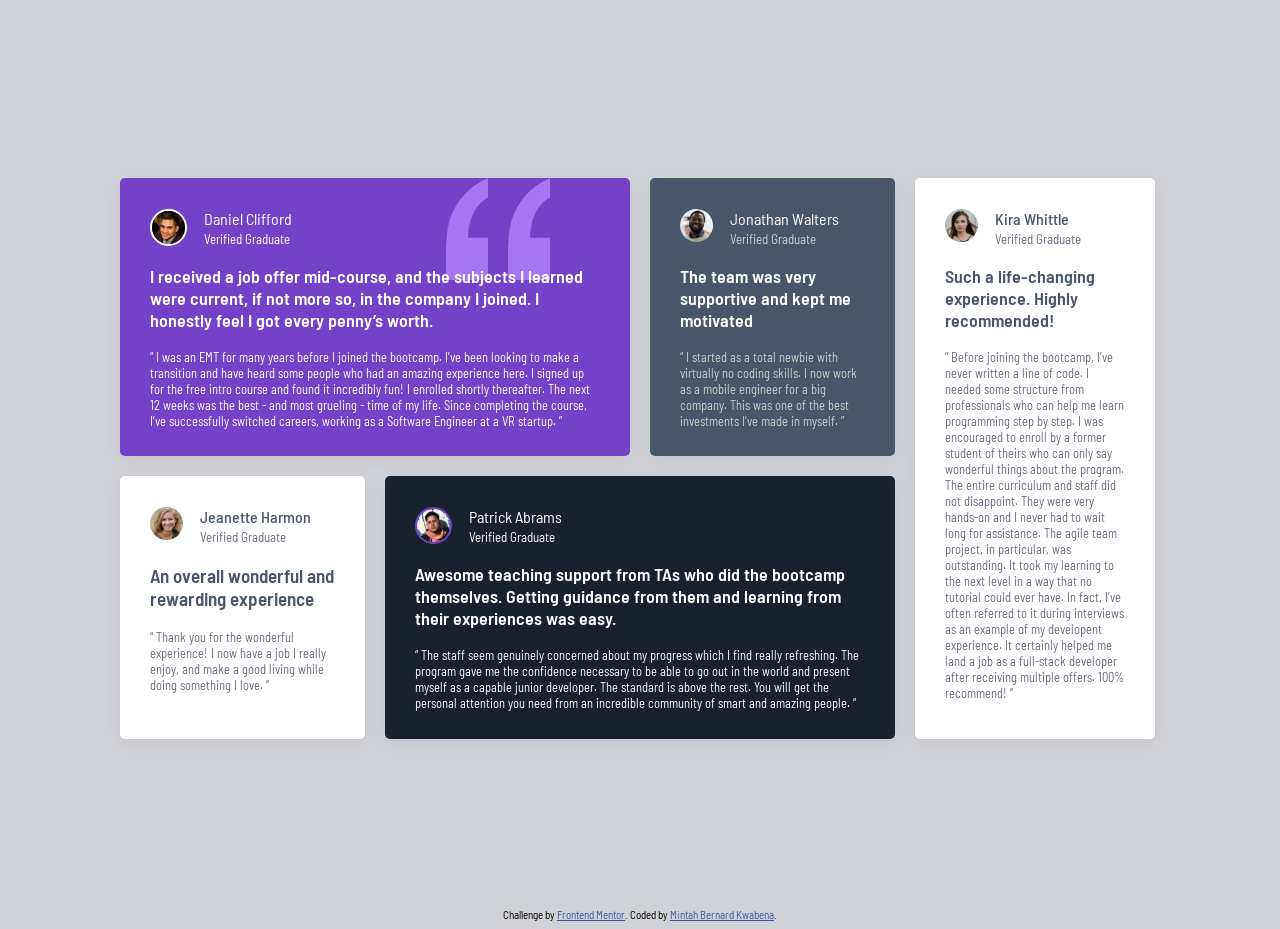
<file: index.html>
<!doctype html>
<html lang="en">

<head>
  <meta charset="UTF-8" />
  <meta name="viewport" content="width=device-width, initial-scale=1.0" />
  <!-- displays site properly based on user's device -->

  <link rel="icon" type="image/png" sizes="32x32" href="./images/favicon-32x32.png" />
  <link rel="stylesheet" href="./testimonial.css" />
  <link rel="preconnect" href="https://fonts.googleapis.com" />
  <link rel="preconnect" href="https://fonts.gstatic.com" crossorigin />
  <link
    href="https://fonts.googleapis.com/css2?family=Barlow+Semi+Condensed:ital,wght@0,100;0,200;0,300;0,400;0,500;0,600;0,700;0,800;0,900;1,100;1,200;1,300;1,400;1,500;1,600;1,700;1,800;1,900&display=swap"
    rel="stylesheet" />

  <title>Frontend Mentor | Testimonials-grid-section-main</title>
</head>

<body>
  <div class="container">
    <div class="grid">
      <div class="card Daniel">
        <img class="card-img" src="./images/bg-pattern-quotation.svg" alt="this is an bg-pattern-quotation svg image">
        <p class="author">
          <img class="image n1" src="./images/image-daniel.jpg" alt="Image of Daniel Clifford" />
        <p class="float">
          <span class="name">Daniel Clifford</span><br>
          <span class="status">Verified Graduate</span>
        </p>
        </p>
        <p class="bold">
          I received a job offer mid-course, and the subjects I learned were
          current, if not more so, in the company I joined. I honestly feel I
          got every penny’s worth.
        </p>

        <p class="small-text">
          “ I was an EMT for many years before I joined the bootcamp. I’ve been
          looking to make a transition and have heard some people who had an
          amazing experience here. I signed up for the free intro course and
          found it incredibly fun! I enrolled shortly thereafter. The next 12
          weeks was the best - and most grueling - time of my life. Since
          completing the course, I’ve successfully switched careers, working as
          a Software Engineer at a VR startup. ”
        </p>
      </div>

      <div class="card Jonathan">
        <p class="author">
          <img class="image n2" src="./images/image-jonathan.jpg" alt="Image of Jonathan Walters" />
        <p class="float">
          <span class="name">Jonathan Walters</span><br>
          <span class="status">Verified Graduate</span>
        </p>
        </p>

        <p class="bold">The team was very supportive and kept me motivated</p>

        <p class="small-text">
          “ I started as a total newbie with virtually no coding skills. I now
          work as a mobile engineer for a big company. This was one of the best
          investments I’ve made in myself. ”
        </p>
      </div>

      <div class="card Jeanette">
        <p class="author">
          <img class="image n3" src="./images/image-jeanette.jpg" alt="Image of Jeanette Harmon" />
        <p class="float">
          <span class="name">Jeanette Harmon</span><br>
          <span class="status">Verified Graduate</span>
        </p>

        </p>

        <p class="bold">An overall wonderful and rewarding experience</p>

        <p class="small-text">
          “ Thank you for the wonderful experience! I now have a job I really
          enjoy, and make a good living while doing something I love. ”
        </p>
      </div>

      <div class="card Patrick">
        <p class="author">
          <img class="image n4" src="./images/image-patrick.jpg" alt="Image of Patrick Abrams" />
        <p class="float">
          <span class="name">Patrick Abrams</span><br>
          <span class="status">Verified Graduate</span>
        </p>

        </p>

        <p class="bold">
          Awesome teaching support from TAs who did the bootcamp themselves.
          Getting guidance from them and learning from their experiences was
          easy.
        </p>

        <p class="small-text">
          “ The staff seem genuinely concerned about my progress which I find
          really refreshing. The program gave me the confidence necessary to be
          able to go out in the world and present myself as a capable junior
          developer. The standard is above the rest. You will get the personal
          attention you need from an incredible community of smart and amazing
          people. ”
        </p>
      </div>

      <div class="card Kira">
        <p class="author">
          <img class="image n5" src="./images/image-kira.jpg" alt="Image of Kira Whittle" />

        <p class="float">
          <span class="name">Kira Whittle</span><br>
          <span class="status">Verified Graduate</span>
        </p>

        </p>

        <p class="bold">Such a life-changing experience. Highly recommended!</p>

        <p class="small-text">
          “ Before joining the bootcamp, I’ve never written a line of code. I
          needed some structure from professionals who can help me learn
          programming step by step. I was encouraged to enroll by a former
          student of theirs who can only say wonderful things about the program.
          The entire curriculum and staff did not disappoint. They were very
          hands-on and I never had to wait long for assistance. The agile team
          project, in particular, was outstanding. It took my learning to the
          next level in a way that no tutorial could ever have. In fact, I’ve
          often referred to it during interviews as an example of my developent
          experience. It certainly helped me land a job as a full-stack
          developer after receiving multiple offers. 100% recommend! ”
        </p>
      </div>
    </div>
  </div>
  <footer class="attribution">
    Challenge by
    <a href="https://www.frontendmentor.io?ref=challenge">Frontend Mentor</a>.
    Coded by <a href="https://github.com/BeeEmTee-21">Mintah Bernard Kwabena</a>.
  </footer>
</body>

</html>
</file>
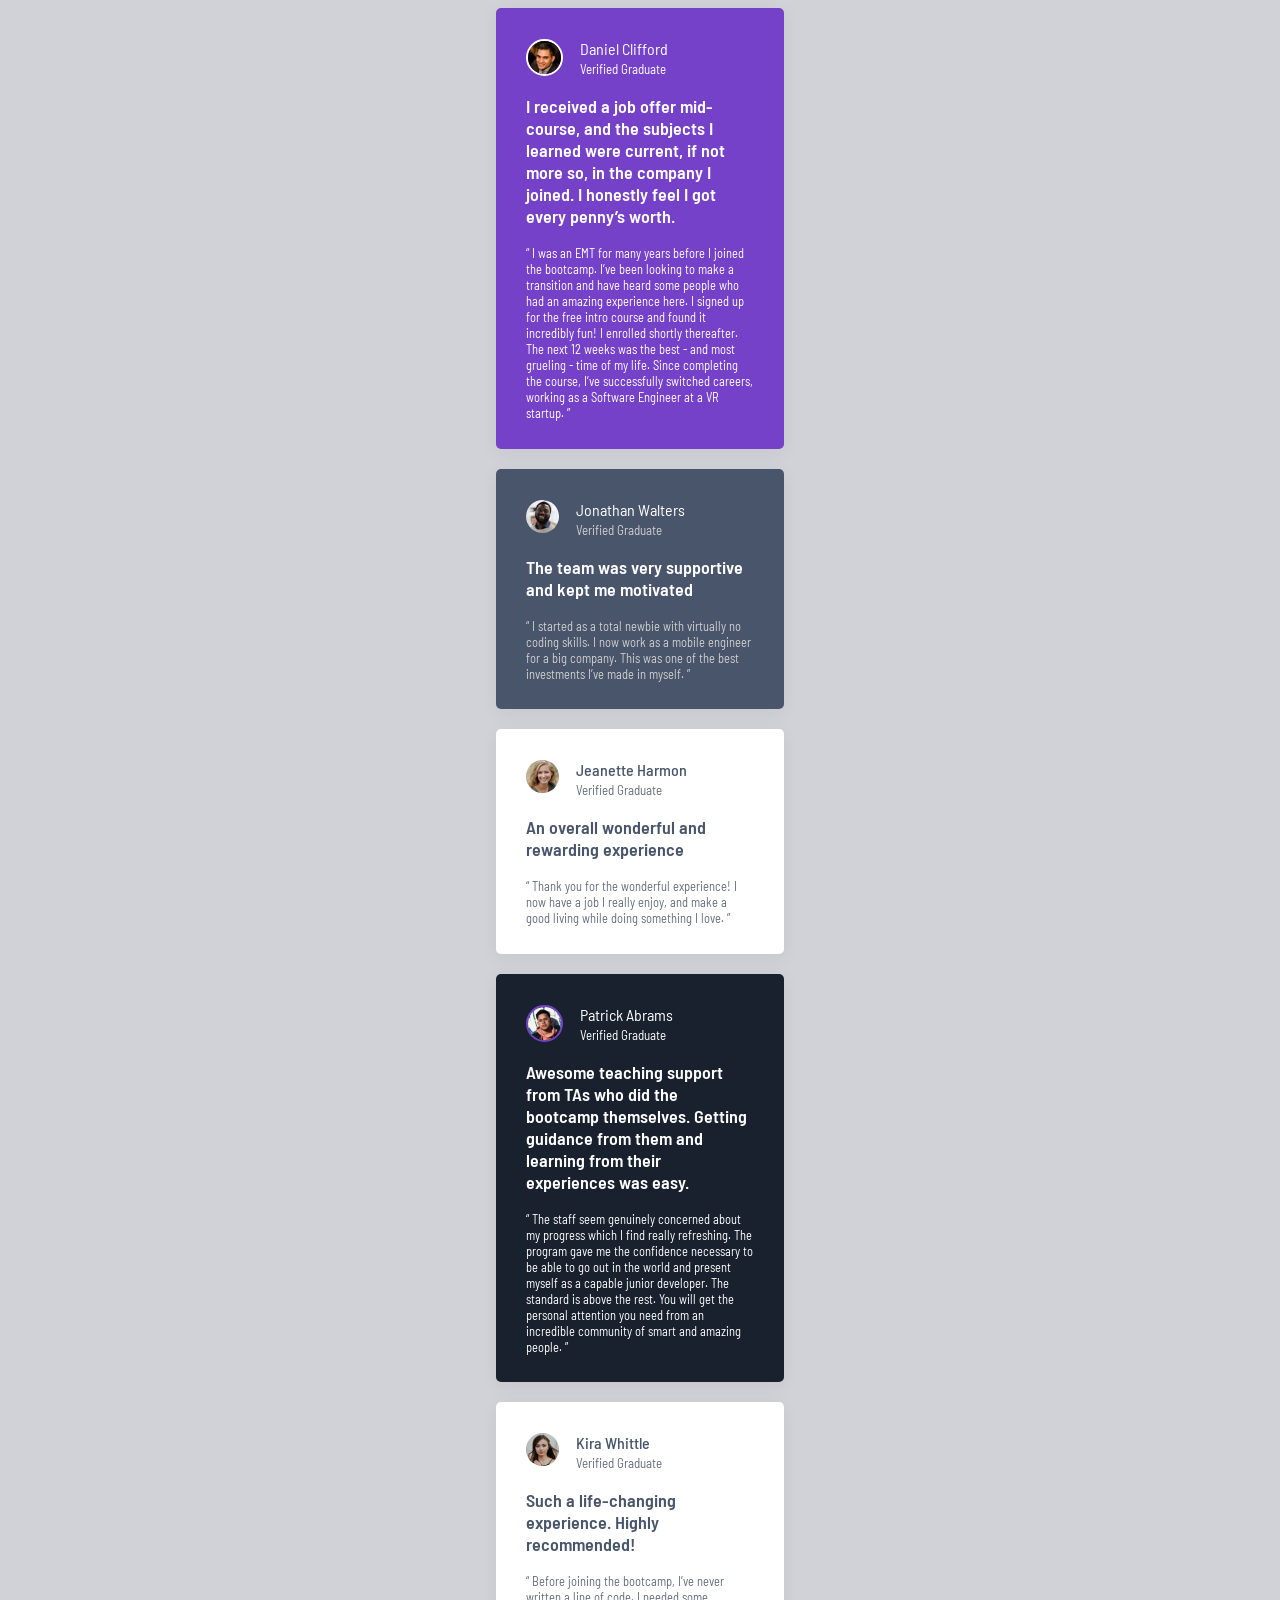
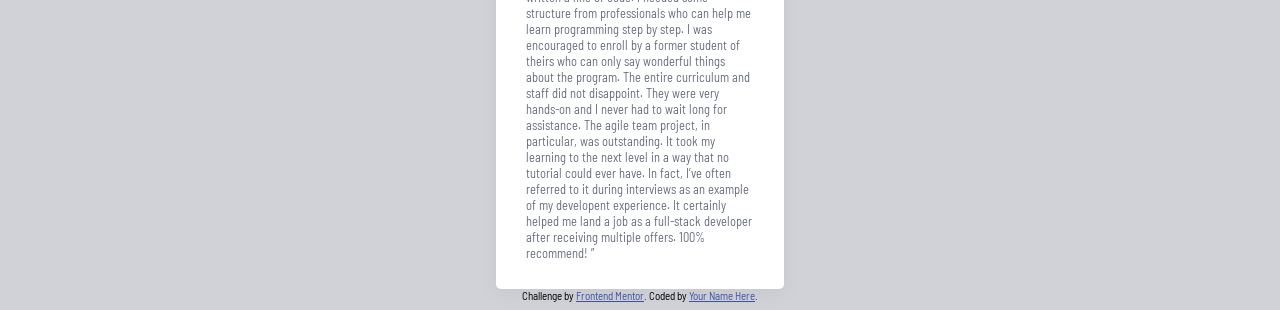
<file: testimonials-grid-section-main/index.html>
<!doctype html>
<html lang="en">
  <head>
    <meta charset="UTF-8" />
    <meta name="viewport" content="width=device-width, initial-scale=1.0" />
    <!-- displays site properly based on user's device -->

    <link
      rel="icon"
      type="image/png"
      sizes="32x32"
      href="./images/favicon-32x32.png"
    />
    <link rel="stylesheet" href="./testimonial.css" />
    <link rel="preconnect" href="https://fonts.googleapis.com" />
    <link rel="preconnect" href="https://fonts.gstatic.com" crossorigin />
    <link
      href="https://fonts.googleapis.com/css2?family=Barlow+Semi+Condensed:ital,wght@0,100;0,200;0,300;0,400;0,500;0,600;0,700;0,800;0,900;1,100;1,200;1,300;1,400;1,500;1,600;1,700;1,800;1,900&display=swap"
      rel="stylesheet"
    />

    <title>Frontend Mentor | Testimonials-grid-section-main</title>
  </head>

  <body>
    <div class="container">
      <div class="card Daniel">
        <p class="author">
          <img
            class="image n1"
            src="./images/image-daniel.jpg"
            alt="Image of Daniel Clifford"
          />
          <p class="float">
          <span class="name">Daniel Clifford</span><br>
          <span class="status">Verified Graduate</span>
        </p>
        </p>

        <p class="bold">
          I received a job offer mid-course, and the subjects I learned were
          current, if not more so, in the company I joined. I honestly feel I
          got every penny’s worth.
        </p>

        <p class="small-text">
          “ I was an EMT for many years before I joined the bootcamp. I’ve been
          looking to make a transition and have heard some people who had an
          amazing experience here. I signed up for the free intro course and
          found it incredibly fun! I enrolled shortly thereafter. The next 12
          weeks was the best - and most grueling - time of my life. Since
          completing the course, I’ve successfully switched careers, working as
          a Software Engineer at a VR startup. ”
        </p>
      </div>

      <div class="card Jonathan">
        <p class="author">
          <img
            class="image n2"
            src="./images/image-jonathan.jpg"
            alt="Image of Jonathan Walters"
          />

          <p class="float">
            <span class="name">Jonathan Walters</span><br>
            <span class="status">Verified Graduate</span>
          </p>
        </p>

        <p class="bold">The team was very supportive and kept me motivated</p>

        <p class="small-text">
          “ I started as a total newbie with virtually no coding skills. I now
          work as a mobile engineer for a big company. This was one of the best
          investments I’ve made in myself. ”
        </p>
      </div>

      <div class="card Jeanette">
        <p class="author">
          <img
            class="image n3"
            src="./images/image-jeanette.jpg"
            alt="Image of Jeanette Harmon"
          />
          <p class="float">
            <span class="name">Jeanette Harmon</span><br>
            <span class="status">Verified Graduate</span>
          </p>
          
        </p>

        <p class="bold">An overall wonderful and rewarding experience</p>

        <p class="small-text">
          “ Thank you for the wonderful experience! I now have a job I really
          enjoy, and make a good living while doing something I love. ”
        </p>
      </div>

      <div class="card Patrick">
        <p class="author">
          <img
            class="image n4"
            src="./images/image-patrick.jpg"
            alt="Image of Patrick Abrams"
          />
          <p class="float">
            <span class="name">Patrick Abrams</span><br>
            <span class="status">Verified Graduate</span>
          </p>
          
        </p>

        <p class="bold">
          Awesome teaching support from TAs who did the bootcamp themselves.
          Getting guidance from them and learning from their experiences was
          easy.
        </p>

        <p class="small-text">
          “ The staff seem genuinely concerned about my progress which I find
          really refreshing. The program gave me the confidence necessary to be
          able to go out in the world and present myself as a capable junior
          developer. The standard is above the rest. You will get the personal
          attention you need from an incredible community of smart and amazing
          people. ”
        </p>
      </div>

      <div class="card Kira">
        <p class="author">
          <img
            class="image n5"
            src="./images/image-kira.jpg"
            alt="Image of Kira Whittle"
          />

          <p class="float">
            <span class="name">Kira Whittle</span><br>
            <span class="status">Verified Graduate</span>
          </p>
          
        </p>

        <p class="bold">Such a life-changing experience. Highly recommended!</p>

        <p class="small-text">
          “ Before joining the bootcamp, I’ve never written a line of code. I
          needed some structure from professionals who can help me learn
          programming step by step. I was encouraged to enroll by a former
          student of theirs who can only say wonderful things about the program.
          The entire curriculum and staff did not disappoint. They were very
          hands-on and I never had to wait long for assistance. The agile team
          project, in particular, was outstanding. It took my learning to the
          next level in a way that no tutorial could ever have. In fact, I’ve
          often referred to it during interviews as an example of my developent
          experience. It certainly helped me land a job as a full-stack
          developer after receiving multiple offers. 100% recommend! ”
        </p>
      </div>
    </div>
    <footer class="attribution">
      Challenge by
      <a href="https://www.frontendmentor.io?ref=challenge">Frontend Mentor</a>.
      Coded by <a href="#">Your Name Here</a>.
    </footer>
  </body>
</html>
</file>
<file: testimonial.css>
.attribution {
    font-size: 0.6875rem;
    text-align: center;
}

.attribution a {
    color: hsl(228, 45%, 44%);
}

/* sass color naming */
body {
    font-family: "Barlow Semi Condensed", "Helvetica Neue", Arial, sans-serif;
    background-color: #d1d2d7;
}

:root {
    /*shadow*/
    --color-shadow: rgba(0, 0, 0, 0.05);
    /* Primary */
    --Purple_50: hsl(260, 100%, 95%);
    --Purple_300: hsl(264, 82%, 80%);
    --Purple_500: hsl(263, 55%, 52%);

    /* Neutral */
    --White: hsl(0, 0%, 100%);
    --Grey_100: hsl(214, 17%, 92%);
    --Grey_200: hsl(0, 0%, 81%);
    --Grey_400: hsl(224, 10%, 45%);
    --Grey_500: hsl(217, 19%, 35%);
    --Dark_blue: hsl(219, 29%, 14%);
    --Black: hsl(0, 0%, 7%);
}
.card-img{
    display: none;
}

.container {
    display: flex;
    flex-direction: column;
    justify-content: center;
    align-items: center;
    min-height: 100vh;
}

.grid {
    display: grid;
    grid-template-columns: 1fr;
    grid-template-rows: 1fr;
    gap: 20px;
}

.card {
    width: 14.2rem;
    border-radius: 5px;
    padding: 15px 30px;
    border: 50px;
    box-shadow: 0 4px 20px 0 var(--color-shadow);

}

.image {
    border-radius: 50%;
    float: left;
    width: 33px;
    height: 33px;
    margin-right: 17px;
}

.author {
    display: flex;
    float: left;
}

.float {
    vertical-align: middle;
}

.Daniel {
    background-color: var(--Purple_500);
    color: var(--White);
}

.Daniel>.author>.n1 {
    border: 2px var(--White) solid;
}

.status {
    font-size: 13px;
}

.bold {
    font-weight: 600;
    font-size: 18px;
}

.small-text {
    font-size: 12.5px;
}

.Jonathan {
    background-color: var(--Grey_500);
    color: var(--White);
}

.Jonathan>.small-text,
.Jonathan>.float>.status {
    color: var(--Grey_200);
}

.Jeanette,
.Kira {
    background-color: var(--White);
    color: var(--Grey_400);
}

.Patrick {
    background-color: var(--Dark_blue);
    color: var(--White);
}

.Patrick>.author>.n4 {
    border: 2px var(--Purple_500) solid;
}

.Jeanette>.bold,
.Kira>.bold {
    color: var(--Grey_500);
}

.Jeanette>.float>.name,
.Kira>.float>.name {
    color: var(--Grey_500);
    font-weight: 500;
}

@media (min-width:600px) {
    .container {
        display: flex;
        justify-content: center;
        align-items: center;
        min-height: 100vh;
    }

    .grid {
        display: grid;
        grid-template-columns: repeat(4, 1fr);
        grid-template-rows: repeat(2, auto);

    }

    .Daniel {
        width: 28.125rem;
        grid-column: 1 / 3;
        grid-row: 1 / 2;
    }

    .Jonathan {
        width: 11.563rem;
        grid-column: 3 / 4;
        grid-row: 1 / 2;
    }

    .Kira {
        width: 11.25rem;
        grid-column: 4 / 5;
        grid-row: 1 / 3;
    }

    .Patrick {
        width: 28.125rem;
        grid-column: 2 / 4;
        grid-row: 2 / 3;
    }

    .Jeanette {
        width: 11.563rem;
        grid-column: 1 / 2;
        grid-row: 2 / 3;
    }
    .Jeanette > .bold{
        font-size: 19px;
    }
    .card{
        position: relative;
    } 
    .card-img{
        display: flex;
        z-index: 0;
        position: absolute;
        top: 0;          
        right: 80px;     
        z-index: 1; 
    }
    .bold{
        position: relative;
        z-index: 2;
    }
}
</file>
<file: testimonials-grid-section-main/testimonial.css>
.attribution { font-size: 0.6875rem; text-align: center; }
.attribution a { color: hsl(228, 45%, 44%); }

/* sass color naming */
body{
    font-family: "Barlow Semi Condensed";
    background-color: #d1d2d7;
}

:root{
    /*shadow*/
    --color-shadow: rgba(0, 0, 0, 0.05);
    /* Primary */
    --Purple_50: hsl(260, 100%, 95%);
    --Purple_300: hsl(264, 82%, 80%);
    --Purple_500: hsl(263, 55%, 52%);

    /* Neutral */
    --White: hsl(0, 0%, 100%);
    --Grey_100: hsl(214, 17%, 92%);
    --Grey_200: hsl(0, 0%, 81%);
    --Grey_400: hsl(224, 10%, 45%);
    --Grey_500: hsl(217, 19%, 35%);
    --Dark_blue: hsl(219, 29%, 14%);
    --Black: hsl(0, 0%, 7%);
}
.container{
    display: flex;
    flex-direction: column;
    justify-content: center;
    align-items: center;
    gap: 20px;
    min-height: 100vh;
}
.card{
    width: 14.2rem;
    border-radius: 5px;
    padding: 15px 30px;
    border: 50px;
    box-shadow: 0 4px 20px 0 var(--color-shadow);

}
.image{
    border-radius: 50%;
    float: left;
    width: 33px;
    height: 33px;
    margin-right: 17px;
}
.author{
    display: flex;
    float: left;
}
.float{
    vertical-align: middle;
}
.Daniel{
    background-color: var(--Purple_500);
    color: var(--White);
}
.Daniel > .author > .n1{
    border: 2px var(--White) solid;
}
.status{
    font-size: 13px;
}
.bold{
    font-weight: 600;
    font-size: 18px;
}
.small-text{
    font-size: 12.5px;
}
.Jonathan{
    background-color: var(--Grey_500);
    color: var(--White);
}
.Jonathan > .small-text, .Jonathan > .float > .status{
    color: var(--Grey_200);
}  
.Jeanette,.Kira{
    background-color: var(--White);
    color: var(--Grey_400);
}
.Patrick{
    background-color: var(--Dark_blue);
    color: var(--White);
}
.Patrick> .author > .n4{
    border: 2px var(--Purple_500) solid;
}
.Jeanette > .bold, .Kira > .bold{
    color: var(--Grey_500);
}
.Jeanette > .float > .name, .Kira > .float > .name{
    color: var(--Grey_500);
    font-weight: 500;
}
</file>
